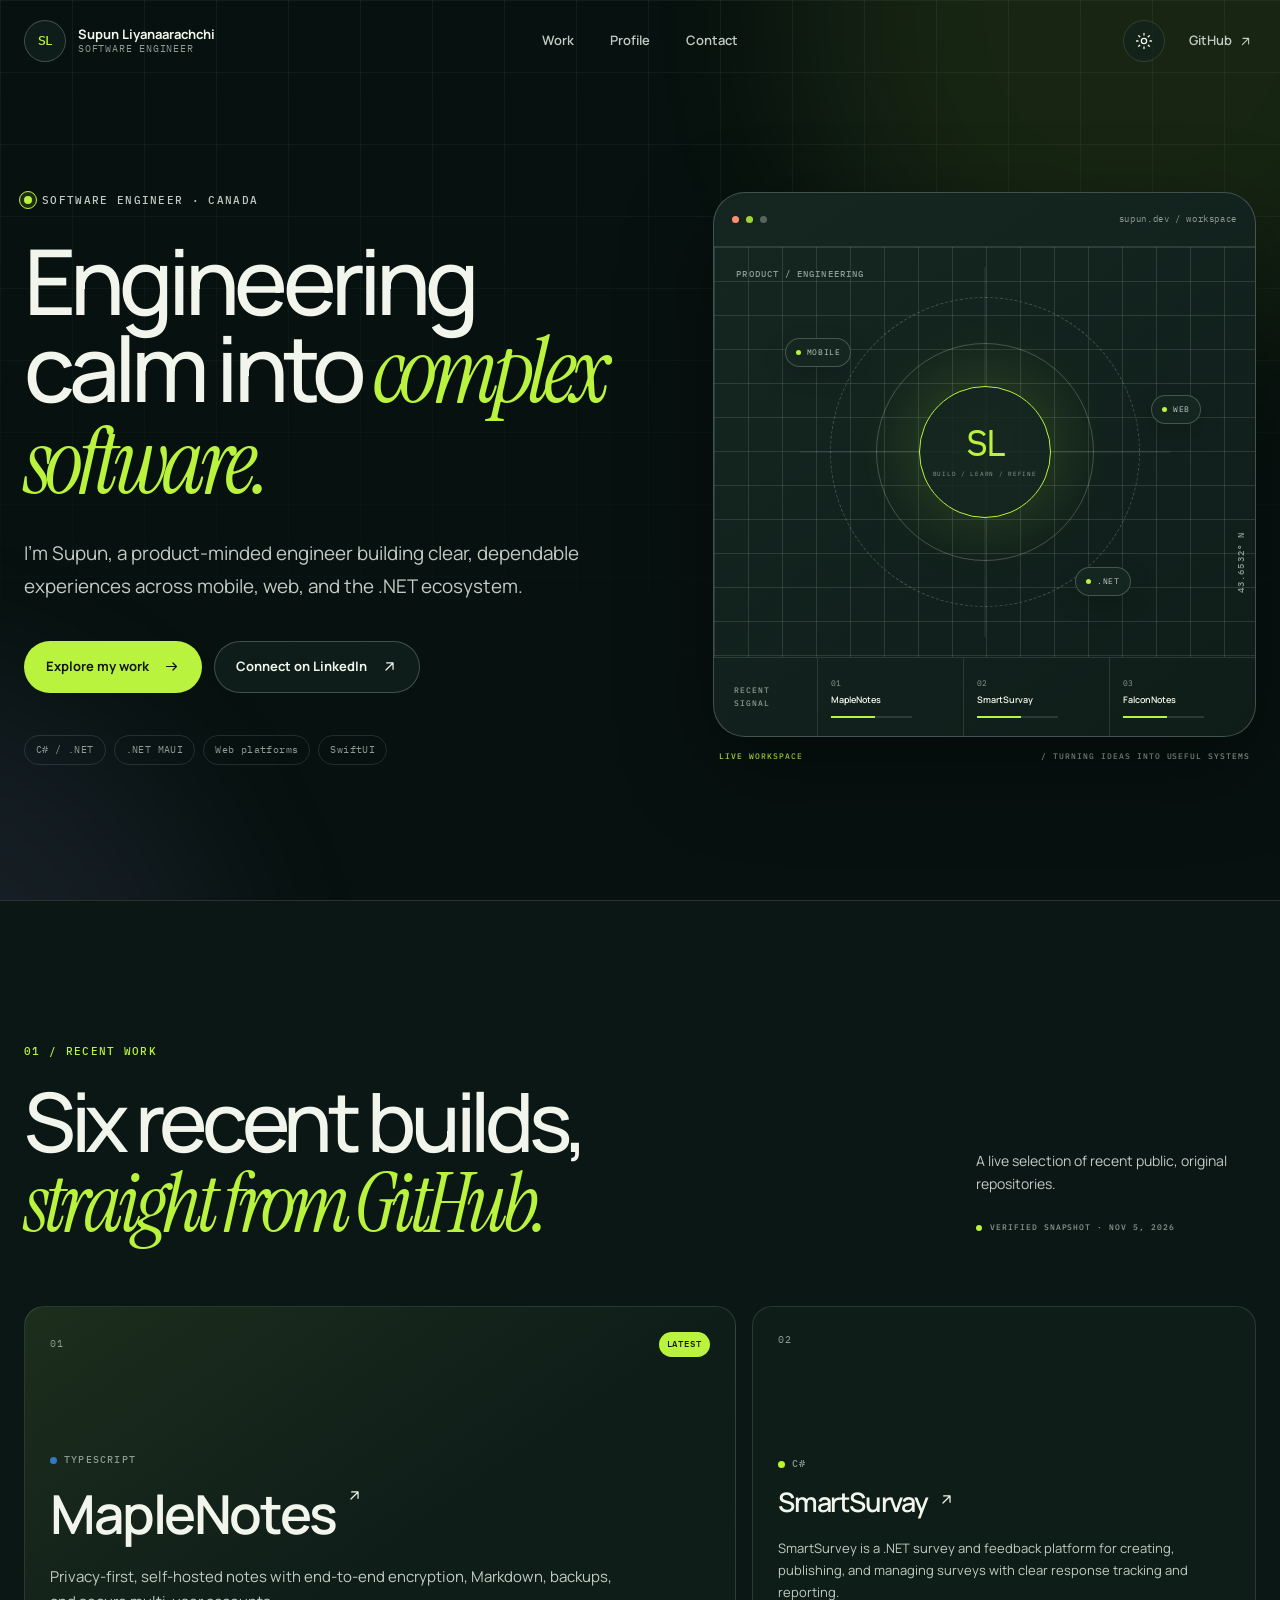
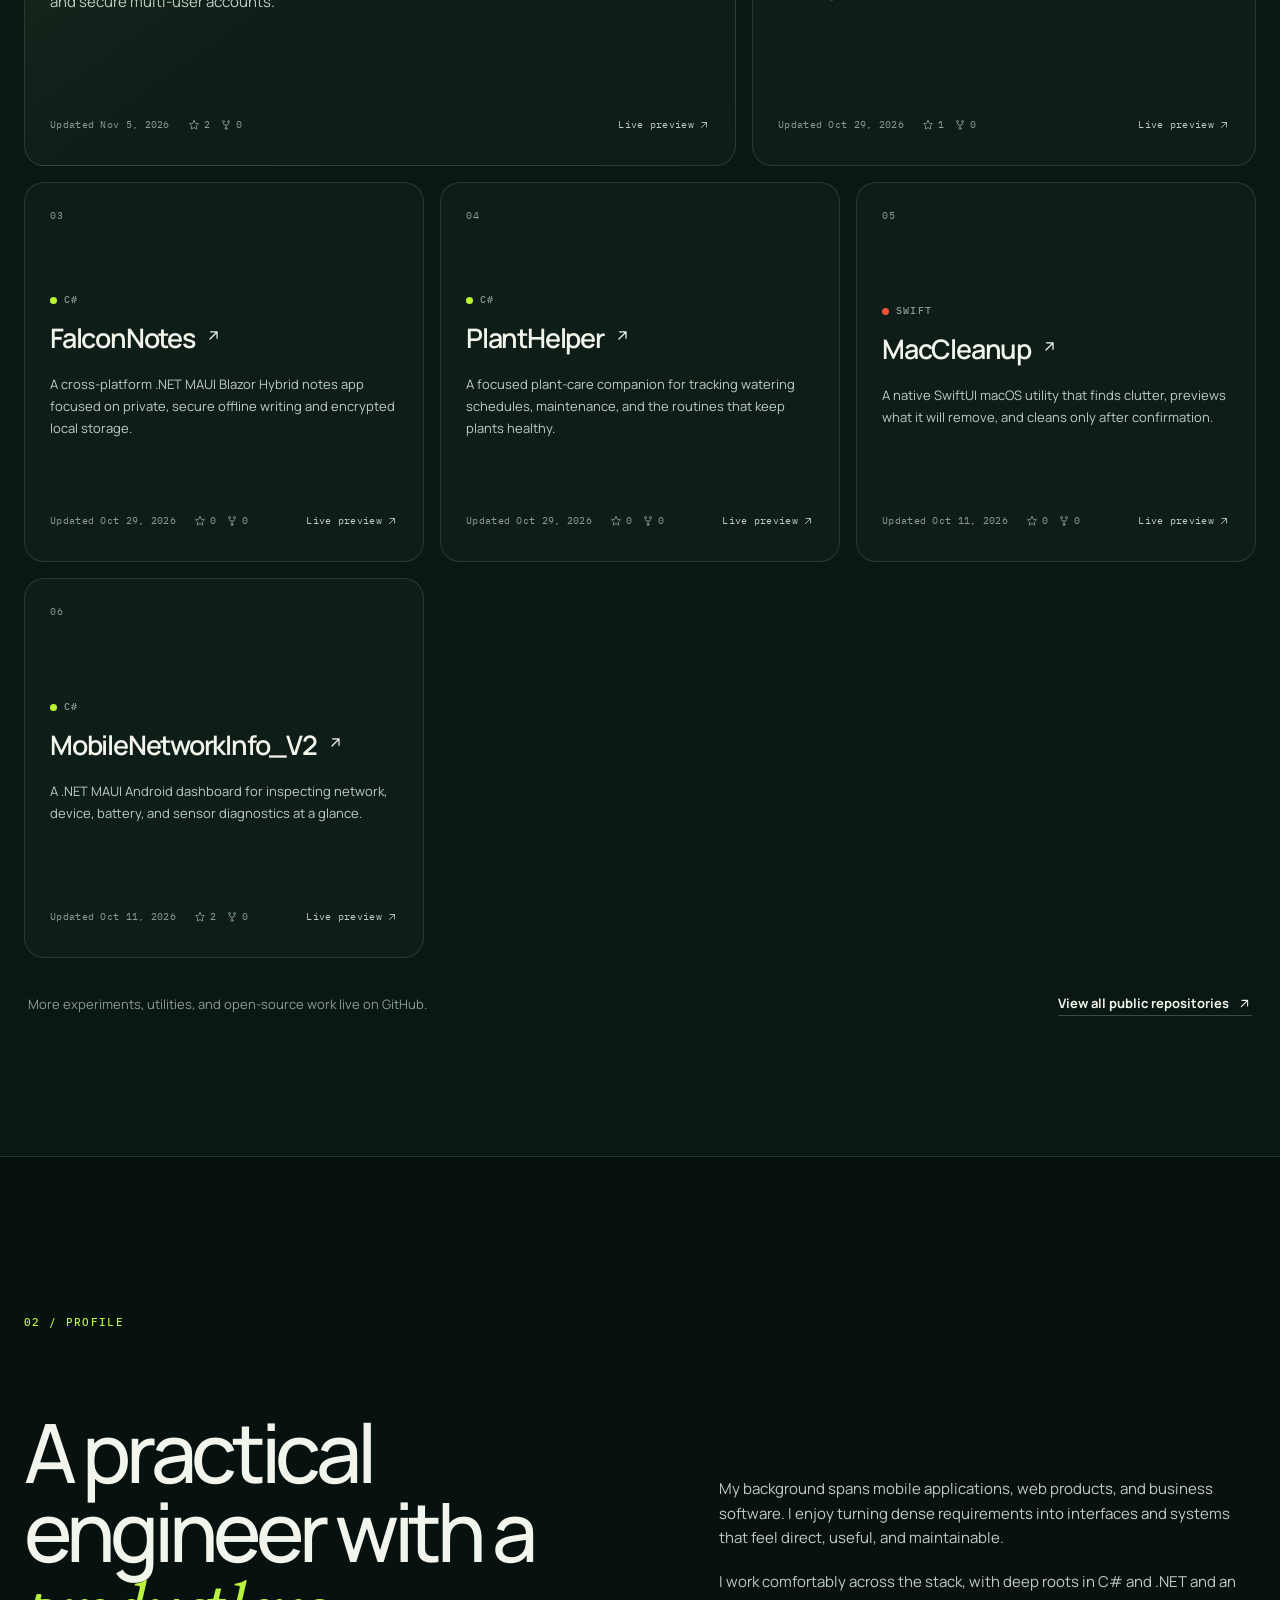
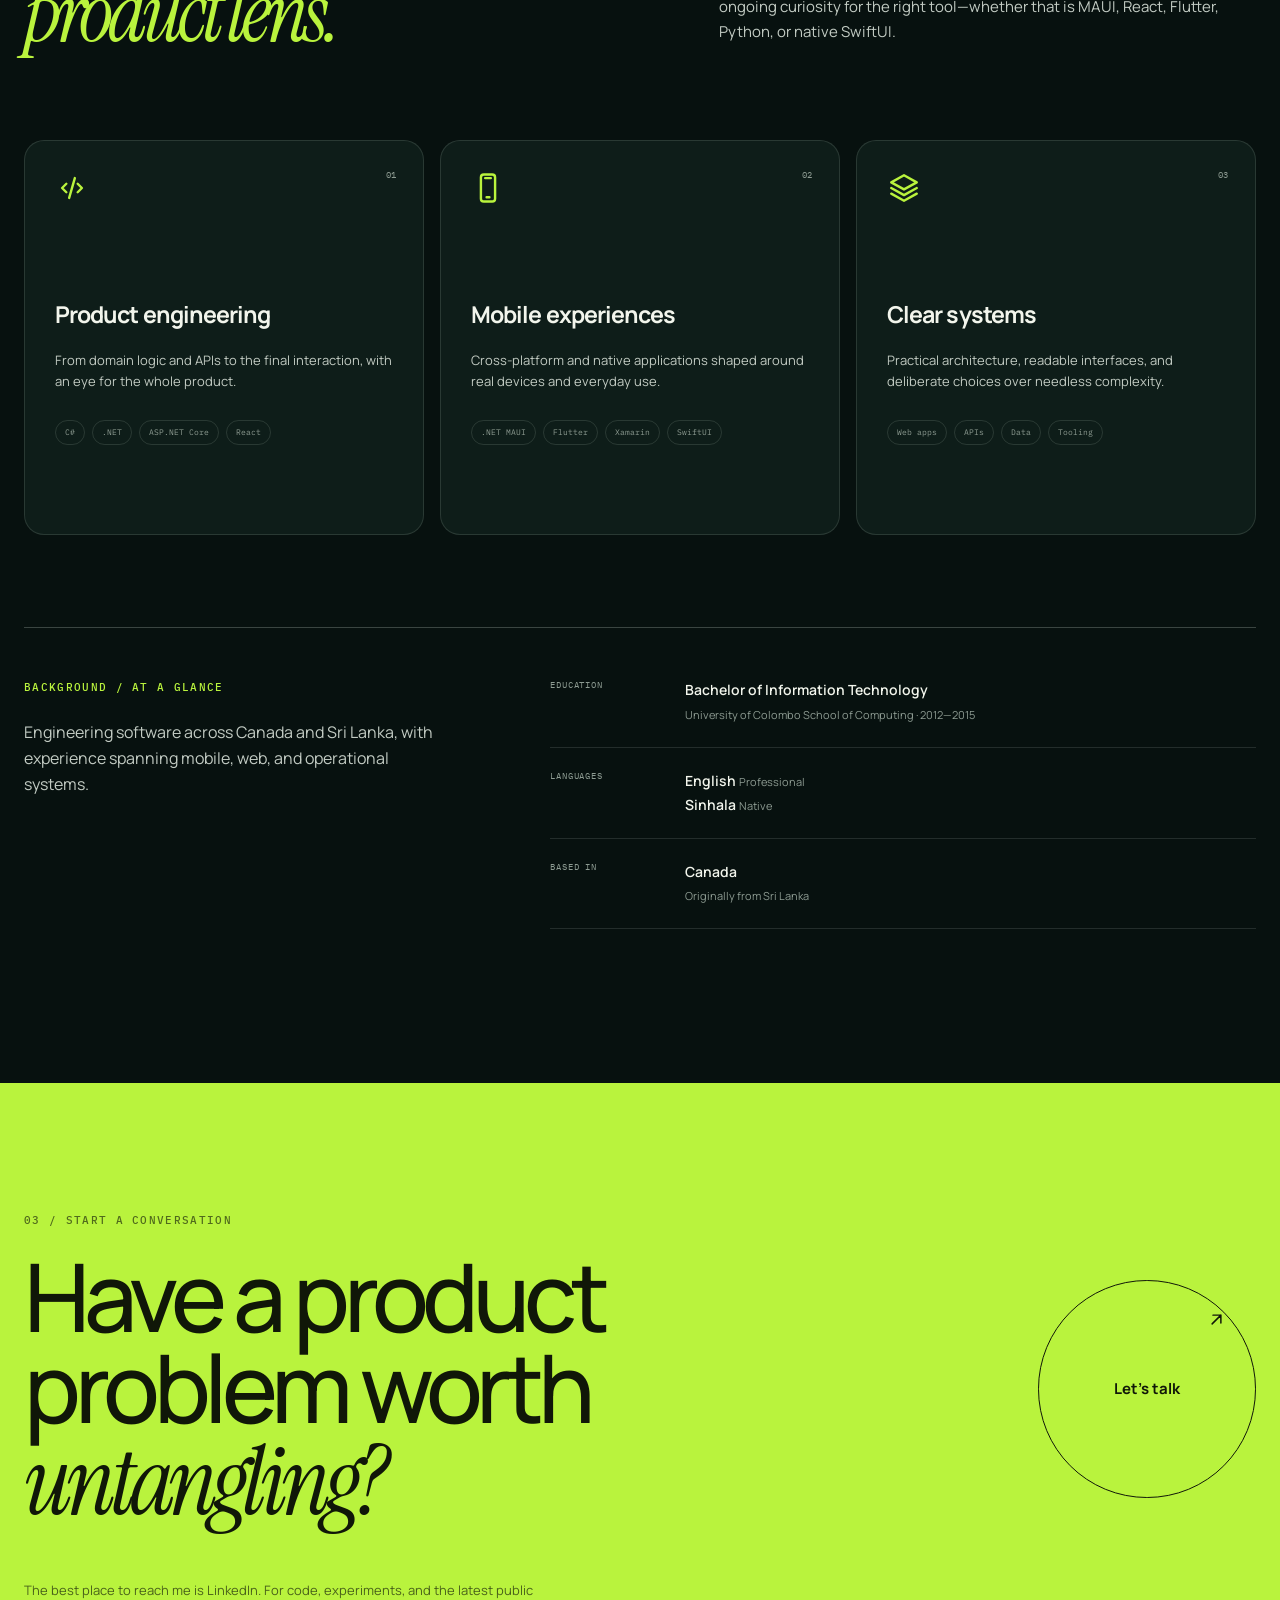
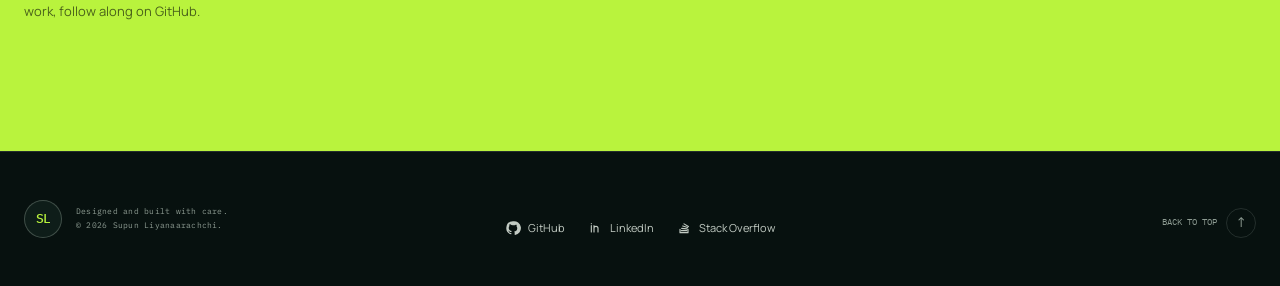
<file: index.html>
<!doctype html>
<html lang="en" data-theme="dark">
<head>
    <meta charset="utf-8">
    <meta name="viewport" content="width=device-width, initial-scale=1">
    <meta name="description" content="Portfolio of Supun Liyanaarachchi, a software engineer building thoughtful mobile, web, and cross-platform products.">
    <meta name="author" content="Supun Liyanaarachchi">
    <meta name="robots" content="index,follow,max-image-preview:large">
    <meta name="theme-color" content="#07110f">
    <link rel="canonical" href="https://supunsarachitha.github.io/">

    <meta property="og:type" content="website">
    <meta property="og:site_name" content="Supun Liyanaarachchi">
    <meta property="og:title" content="Supun Liyanaarachchi — Software Engineer">
    <meta property="og:description" content="Product-minded software engineer building clear, dependable experiences across mobile, web, and the .NET ecosystem.">
    <meta property="og:url" content="https://supunsarachitha.github.io/">
    <meta property="og:image" content="https://supunsarachitha.github.io/assets/images/og-card.png">
    <meta property="og:image:type" content="image/png">
    <meta property="og:image:width" content="1200">
    <meta property="og:image:height" content="630">
    <meta property="og:image:alt" content="Social card for Supun Liyanaarachchi, Software Engineer, with an abstract engineering interface.">

    <meta name="twitter:card" content="summary_large_image">
    <meta name="twitter:title" content="Supun Liyanaarachchi — Software Engineer">
    <meta name="twitter:description" content="Product-minded software engineer building clear, dependable experiences across mobile, web, and the .NET ecosystem.">
    <meta name="twitter:image" content="https://supunsarachitha.github.io/assets/images/og-card.png">
    <meta name="twitter:image:alt" content="Social card for Supun Liyanaarachchi, Software Engineer, with an abstract engineering interface.">
    <title>Supun Liyanaarachchi — Software Engineer</title>

    <link rel="icon" href="favicon.svg" type="image/svg+xml">
    <link rel="icon" href="favicon.ico" sizes="any">
    <link rel="preconnect" href="https://fonts.googleapis.com">
    <link rel="preconnect" href="https://fonts.gstatic.com" crossorigin>
    <link href="https://fonts.googleapis.com/css2?family=IBM+Plex+Mono:wght@400;500&amp;family=Instrument+Serif:ital@0;1&amp;family=Manrope:wght@400;500;600;700&amp;display=swap" rel="stylesheet">
    <link rel="stylesheet" href="assets/css/styles.css">

    <script>
        try {
            const savedTheme = localStorage.getItem('portfolio-theme');
            if (savedTheme === 'light' || savedTheme === 'dark') {
                document.documentElement.dataset.theme = savedTheme;
            }
        } catch (error) {
            // The site remains fully usable when storage is unavailable.
        }
    </script>

    <script type="application/ld+json">
    {
        "@context": "https://schema.org",
        "@type": "ProfilePage",
        "@id": "https://supunsarachitha.github.io/#profile-page",
        "url": "https://supunsarachitha.github.io/",
        "name": "Supun Liyanaarachchi — Software Engineer",
        "description": "Portfolio of Supun Liyanaarachchi, a software engineer building thoughtful mobile, web, and cross-platform products.",
        "inLanguage": "en",
        "dateModified": "2026-11-05",
        "mainEntity": {
            "@type": "Person",
            "@id": "https://supunsarachitha.github.io/#person",
            "name": "Supun Liyanaarachchi",
            "jobTitle": "Software Engineer",
            "url": "https://supunsarachitha.github.io/",
            "sameAs": [
                "https://github.com/supunsarachitha",
                "https://www.linkedin.com/in/supunliynaarachchi/",
                "https://stackoverflow.com/users/9326622/supun-liyanaarachchi"
            ],
            "alumniOf": {
                "@type": "CollegeOrUniversity",
                "name": "University of Colombo School of Computing"
            }
        }
    }
    </script>
</head>

<body>
    <a class="skip-link" href="#main-content">Skip to content</a>

    <svg class="icon-sprite" aria-hidden="true">
        <symbol id="icon-arrow-up-right" viewBox="0 0 24 24"><path d="M7 17 17 7M8 7h9v9"/></symbol>
        <symbol id="icon-arrow-right" viewBox="0 0 24 24"><path d="M5 12h14M14 7l5 5-5 5"/></symbol>
        <symbol id="icon-github" viewBox="0 0 24 24"><path d="M12 2a10 10 0 0 0-3.16 19.49c.5.09.68-.22.68-.48v-1.69c-2.78.6-3.37-1.18-3.37-1.18-.45-1.16-1.11-1.47-1.11-1.47-.91-.62.07-.61.07-.61 1 .07 1.53 1.03 1.53 1.03.9 1.53 2.35 1.09 2.92.83.09-.65.35-1.09.64-1.34-2.22-.25-4.55-1.11-4.55-4.94 0-1.09.39-1.98 1.03-2.68-.1-.25-.45-1.27.1-2.64 0 0 .84-.27 2.75 1.02A9.6 9.6 0 0 1 12 7.7c.85 0 1.7.11 2.5.34 1.9-1.29 2.74-1.02 2.74-1.02.55 1.37.2 2.39.1 2.64.64.7 1.03 1.59 1.03 2.68 0 3.84-2.34 4.68-4.57 4.93.36.31.68.92.68 1.86v2.76c0 .27.18.58.69.48A10 10 0 0 0 12 2Z"/></symbol>
        <symbol id="icon-linkedin" viewBox="0 0 24 24"><path d="M6.5 8.5V18M6.5 5.5v.01M10.5 18v-5.5a3 3 0 0 1 6 0V18M10.5 8.5V18"/></symbol>
        <symbol id="icon-stack" viewBox="0 0 24 24"><path d="m8 16 8 .01M8.5 12.5l8 .8M10 9l7.5 2.2M12 5.8l6.6 4M6 14v5h12v-5"/></symbol>
        <symbol id="icon-moon" viewBox="0 0 24 24"><path d="M20 15.2A8.5 8.5 0 0 1 8.8 4a8.5 8.5 0 1 0 11.2 11.2Z"/></symbol>
        <symbol id="icon-sun" viewBox="0 0 24 24"><circle cx="12" cy="12" r="3.5"/><path d="M12 2v2M12 20v2M4.93 4.93l1.42 1.42M17.65 17.65l1.42 1.42M2 12h2M20 12h2M4.93 19.07l1.42-1.42M17.65 6.35l1.42-1.42"/></symbol>
        <symbol id="icon-menu" viewBox="0 0 24 24"><path d="M4 7h16M4 12h16M4 17h16"/></symbol>
        <symbol id="icon-close" viewBox="0 0 24 24"><path d="m6 6 12 12M18 6 6 18"/></symbol>
        <symbol id="icon-star" viewBox="0 0 24 24"><path d="m12 3 2.78 5.63 6.22.9-4.5 4.39 1.06 6.2L12 17.2l-5.56 2.92 1.06-6.2L3 9.53l6.22-.9L12 3Z"/></symbol>
        <symbol id="icon-fork" viewBox="0 0 24 24"><circle cx="7" cy="5" r="2"/><circle cx="17" cy="5" r="2"/><circle cx="12" cy="19" r="2"/><path d="M7 7v2a3 3 0 0 0 3 3h2m5-5v2a3 3 0 0 1-3 3h-2v5"/></symbol>
        <symbol id="icon-code" viewBox="0 0 24 24"><path d="m8 9-3 3 3 3M16 9l3 3-3 3M14 5l-4 14"/></symbol>
        <symbol id="icon-device" viewBox="0 0 24 24"><rect x="7" y="2.5" width="10" height="19" rx="2"/><path d="M10 5h4M11 18.5h2"/></symbol>
        <symbol id="icon-layers" viewBox="0 0 24 24"><path d="m12 3-9 5 9 5 9-5-9-5Z"/><path d="m3 12 9 5 9-5M3 16l9 5 9-5"/></symbol>
    </svg>

    <div class="ambient-grid" aria-hidden="true"></div>
    <div class="ambient-glow ambient-glow--one" aria-hidden="true"></div>
    <div class="ambient-glow ambient-glow--two" aria-hidden="true"></div>

    <header class="site-header" data-site-header>
        <div class="shell header-inner">
            <a class="brand" href="#top" aria-label="Supun Liyanaarachchi, home">
                <span class="brand-mark">SL</span>
                <span class="brand-copy"><strong>Supun Liyanaarachchi</strong><span>Software engineer</span></span>
            </a>

            <nav class="site-nav" id="site-nav" aria-label="Primary navigation" data-site-nav>
                <a href="#work">Work</a>
                <a href="#profile">Profile</a>
                <a href="#contact">Contact</a>
            </nav>

            <div class="header-actions">
                <button class="icon-button theme-toggle" type="button" aria-label="Switch to light theme" title="Switch theme" data-theme-toggle>
                    <svg class="theme-icon theme-icon--moon"><use href="#icon-moon"/></svg>
                    <svg class="theme-icon theme-icon--sun"><use href="#icon-sun"/></svg>
                </button>
                <a class="header-link" href="https://github.com/supunsarachitha" target="_blank" rel="noreferrer">GitHub<svg><use href="#icon-arrow-up-right"/></svg></a>
                <button class="icon-button menu-toggle" type="button" aria-controls="site-nav" aria-expanded="false" aria-label="Open navigation" data-menu-toggle>
                    <svg class="menu-icon menu-icon--open"><use href="#icon-menu"/></svg>
                    <svg class="menu-icon menu-icon--close"><use href="#icon-close"/></svg>
                </button>
            </div>
        </div>
    </header>

    <main id="main-content">
        <section class="hero shell" id="top" aria-labelledby="hero-title">
            <div class="hero-copy" data-reveal>
                <p class="eyebrow"><span class="status-dot"></span> Software engineer · Canada</p>
                <h1 id="hero-title">Engineering calm into <em>complex software.</em></h1>
                <p class="hero-intro">I’m Supun, a product-minded engineer building clear, dependable experiences across mobile, web, and the .NET ecosystem.</p>
                <div class="hero-actions">
                    <a class="button button--primary" href="#work">Explore my work<svg><use href="#icon-arrow-right"/></svg></a>
                    <a class="button button--ghost" href="https://www.linkedin.com/in/supunliynaarachchi/" target="_blank" rel="noreferrer">Connect on LinkedIn<svg><use href="#icon-arrow-up-right"/></svg></a>
                </div>
                <ul class="focus-list" aria-label="Core technologies">
                    <li>C# / .NET</li><li>.NET MAUI</li><li>Web platforms</li><li>SwiftUI</li>
                </ul>
            </div>

            <div class="hero-visual" role="img" aria-label="A visual map of Supun's engineering focus across mobile, web, and .NET" data-reveal data-reveal-delay="1">
                <div class="system-window">
                    <div class="system-window__bar"><span></span><span></span><span></span><p>supun.dev / workspace</p></div>
                    <div class="system-canvas">
                        <div class="coordinate coordinate--top">PRODUCT / ENGINEERING</div>
                        <div class="coordinate coordinate--side">43.6532° N</div>
                        <div class="orbit orbit--outer"></div><div class="orbit orbit--inner"></div>
                        <div class="orbit-axis orbit-axis--x"></div><div class="orbit-axis orbit-axis--y"></div>
                        <div class="monogram"><span>SL</span><small>build / learn / refine</small></div>
                        <span class="orbit-node orbit-node--one">Mobile</span>
                        <span class="orbit-node orbit-node--two">Web</span>
                        <span class="orbit-node orbit-node--three">.NET</span>
                    </div>
                    <div class="signal-panel">
                        <p class="signal-panel__label">Recent signal</p>
                        <div class="signal-item"><span>01</span><strong>MapleNotes</strong><i></i></div>
                        <div class="signal-item"><span>02</span><strong>SmartSurvay</strong><i></i></div>
                        <div class="signal-item"><span>03</span><strong>FalconNotes</strong><i></i></div>
                    </div>
                </div>
                <p class="visual-caption"><span>Live workspace</span> / turning ideas into useful systems</p>
            </div>
        </section>

        <section class="work-section" id="work" aria-labelledby="work-title">
            <div class="shell">
                <div class="section-heading" data-reveal>
                    <div>
                        <p class="section-kicker">01 / Recent work</p>
                        <h2 id="work-title">Six recent builds,<br><em>straight from GitHub.</em></h2>
                    </div>
                    <div class="section-heading__aside">
                        <p>A live selection of recent public, original repositories.</p>
                        <p class="sync-status" aria-live="polite" data-repo-status><span></span> Verified snapshot · Nov 5, 2026</p>
                    </div>
                </div>

                <div class="repo-grid" data-repo-grid>
                    <article class="repo-card repo-card--feature" data-reveal>
                        <div class="repo-card__top"><span class="repo-index">01</span><span class="repo-badge">Latest</span></div>
                        <div class="repo-card__body"><p class="repo-language"><span style="--language-color:#3178c6"></span>TypeScript</p><h3><a href="https://github.com/supunsarachitha/MapleNotes" target="_blank" rel="noreferrer">MapleNotes<svg><use href="#icon-arrow-up-right"/></svg></a></h3><p>Privacy-first, self-hosted notes with end-to-end encryption, Markdown, backups, and secure multi-user accounts.</p></div>
                        <div class="repo-card__footer"><time datetime="2026-11-05T13:27:35Z">Updated Nov 5, 2026</time><div class="repo-stats"><span aria-label="2 stars"><svg><use href="#icon-star"/></svg>2</span><span aria-label="0 forks"><svg><use href="#icon-fork"/></svg>0</span></div><a class="repo-demo" href="https://supunsarachitha.github.io/MapleNotes/" target="_blank" rel="noreferrer">Live preview<svg><use href="#icon-arrow-up-right"/></svg></a></div>
                    </article>

                    <article class="repo-card repo-card--secondary" data-reveal>
                        <div class="repo-card__top"><span class="repo-index">02</span></div>
                        <div class="repo-card__body"><p class="repo-language"><span style="--language-color:#b8f529"></span>C#</p><h3><a href="https://github.com/supunsarachitha/SmartSurvay" target="_blank" rel="noreferrer">SmartSurvay<svg><use href="#icon-arrow-up-right"/></svg></a></h3><p>SmartSurvey is a .NET survey and feedback platform for creating, publishing, and managing surveys with clear response tracking and reporting.</p></div>
                        <div class="repo-card__footer"><time datetime="2026-10-29T20:13:28Z">Updated Oct 29, 2026</time><div class="repo-stats"><span aria-label="1 star"><svg><use href="#icon-star"/></svg>1</span><span aria-label="0 forks"><svg><use href="#icon-fork"/></svg>0</span></div><a class="repo-demo" href="https://supunsarachitha.github.io/SmartSurvay/" target="_blank" rel="noreferrer">Live preview<svg><use href="#icon-arrow-up-right"/></svg></a></div>
                    </article>

                    <article class="repo-card" data-reveal>
                        <div class="repo-card__top"><span class="repo-index">03</span></div>
                        <div class="repo-card__body"><p class="repo-language"><span style="--language-color:#b8f529"></span>C#</p><h3><a href="https://github.com/supunsarachitha/FalconNotes" target="_blank" rel="noreferrer">FalconNotes<svg><use href="#icon-arrow-up-right"/></svg></a></h3><p>A cross-platform .NET MAUI Blazor Hybrid notes app focused on private, secure offline writing and encrypted local storage.</p></div>
                        <div class="repo-card__footer"><time datetime="2026-10-29T19:43:05Z">Updated Oct 29, 2026</time><div class="repo-stats"><span aria-label="0 stars"><svg><use href="#icon-star"/></svg>0</span><span aria-label="0 forks"><svg><use href="#icon-fork"/></svg>0</span></div><a class="repo-demo" href="https://supunsarachitha.github.io/FalconNotes/" target="_blank" rel="noreferrer">Live preview<svg><use href="#icon-arrow-up-right"/></svg></a></div>
                    </article>

                    <article class="repo-card" data-reveal>
                        <div class="repo-card__top"><span class="repo-index">04</span></div>
                        <div class="repo-card__body"><p class="repo-language"><span style="--language-color:#b8f529"></span>C#</p><h3><a href="https://github.com/supunsarachitha/PlantHelper" target="_blank" rel="noreferrer">PlantHelper<svg><use href="#icon-arrow-up-right"/></svg></a></h3><p>A focused plant-care companion for tracking watering schedules, maintenance, and the routines that keep plants healthy.</p></div>
                        <div class="repo-card__footer"><time datetime="2026-10-29T14:58:09Z">Updated Oct 29, 2026</time><div class="repo-stats"><span aria-label="0 stars"><svg><use href="#icon-star"/></svg>0</span><span aria-label="0 forks"><svg><use href="#icon-fork"/></svg>0</span></div><a class="repo-demo" href="https://supunsarachitha.github.io/PlantHelper/" target="_blank" rel="noreferrer">Live preview<svg><use href="#icon-arrow-up-right"/></svg></a></div>
                    </article>

                    <article class="repo-card" data-reveal>
                        <div class="repo-card__top"><span class="repo-index">05</span></div>
                        <div class="repo-card__body"><p class="repo-language"><span style="--language-color:#f05138"></span>Swift</p><h3><a href="https://github.com/supunsarachitha/MacCleanup" target="_blank" rel="noreferrer">MacCleanup<svg><use href="#icon-arrow-up-right"/></svg></a></h3><p>A native SwiftUI macOS utility that finds clutter, previews what it will remove, and cleans only after confirmation.</p></div>
                        <div class="repo-card__footer"><time datetime="2026-10-11T16:03:59Z">Updated Oct 11, 2026</time><div class="repo-stats"><span aria-label="0 stars"><svg><use href="#icon-star"/></svg>0</span><span aria-label="0 forks"><svg><use href="#icon-fork"/></svg>0</span></div><a class="repo-demo" href="https://supunsarachitha.github.io/MacCleanup/" target="_blank" rel="noreferrer">Live preview<svg><use href="#icon-arrow-up-right"/></svg></a></div>
                    </article>

                    <article class="repo-card" data-reveal>
                        <div class="repo-card__top"><span class="repo-index">06</span></div>
                        <div class="repo-card__body"><p class="repo-language"><span style="--language-color:#b8f529"></span>C#</p><h3><a href="https://github.com/supunsarachitha/MobileNetworkInfo_V2" target="_blank" rel="noreferrer">MobileNetworkInfo_V2<svg><use href="#icon-arrow-up-right"/></svg></a></h3><p>A .NET MAUI Android dashboard for inspecting network, device, battery, and sensor diagnostics at a glance.</p></div>
                        <div class="repo-card__footer"><time datetime="2026-10-11T11:24:51Z">Updated Oct 11, 2026</time><div class="repo-stats"><span aria-label="2 stars"><svg><use href="#icon-star"/></svg>2</span><span aria-label="0 forks"><svg><use href="#icon-fork"/></svg>0</span></div><a class="repo-demo" href="https://supunsarachitha.github.io/MobileNetworkInfo_V2/" target="_blank" rel="noreferrer">Live preview<svg><use href="#icon-arrow-up-right"/></svg></a></div>
                    </article>

                </div>

                <div class="work-footer" data-reveal>
                    <p>More experiments, utilities, and open-source work live on GitHub.</p>
                    <a class="text-link" href="https://github.com/supunsarachitha?tab=repositories" target="_blank" rel="noreferrer">View all public repositories<svg><use href="#icon-arrow-up-right"/></svg></a>
                </div>
            </div>
        </section>

        <section class="profile-section shell" id="profile" aria-labelledby="profile-title">
            <div class="profile-intro" data-reveal>
                <p class="section-kicker">02 / Profile</p>
                <h2 id="profile-title">A practical engineer with a <em>product lens.</em></h2>
                <div class="profile-copy">
                    <p>My background spans mobile applications, web products, and business software. I enjoy turning dense requirements into interfaces and systems that feel direct, useful, and maintainable.</p>
                    <p>I work comfortably across the stack, with deep roots in C# and .NET and an ongoing curiosity for the right tool—whether that is MAUI, React, Flutter, Python, or native SwiftUI.</p>
                </div>
            </div>

            <div class="capability-grid">
                <article class="capability-card" data-reveal><span class="capability-card__number">01</span><svg><use href="#icon-code"/></svg><h3>Product engineering</h3><p>From domain logic and APIs to the final interaction, with an eye for the whole product.</p><ul><li>C#</li><li>.NET</li><li>ASP.NET Core</li><li>React</li></ul></article>
                <article class="capability-card" data-reveal data-reveal-delay="1"><span class="capability-card__number">02</span><svg><use href="#icon-device"/></svg><h3>Mobile experiences</h3><p>Cross-platform and native applications shaped around real devices and everyday use.</p><ul><li>.NET MAUI</li><li>Flutter</li><li>Xamarin</li><li>SwiftUI</li></ul></article>
                <article class="capability-card" data-reveal data-reveal-delay="2"><span class="capability-card__number">03</span><svg><use href="#icon-layers"/></svg><h3>Clear systems</h3><p>Practical architecture, readable interfaces, and deliberate choices over needless complexity.</p><ul><li>Web apps</li><li>APIs</li><li>Data</li><li>Tooling</li></ul></article>
            </div>

            <div class="credentials" data-reveal>
                <div class="credentials__lead"><p class="section-kicker">Background / at a glance</p><p>Engineering software across Canada and Sri Lanka, with experience spanning mobile, web, and operational systems.</p></div>
                <dl class="credential-list">
                    <div><dt>Education</dt><dd>Bachelor of Information Technology<br><span>University of Colombo School of Computing · 2012—2015</span></dd></div>
                    <div><dt>Languages</dt><dd>English <span>Professional</span><br>Sinhala <span>Native</span></dd></div>
                    <div><dt>Based in</dt><dd>Canada<br><span>Originally from Sri Lanka</span></dd></div>
                </dl>
            </div>
        </section>

        <section class="contact-section" id="contact" aria-labelledby="contact-title">
            <div class="shell contact-inner" data-reveal>
                <p class="section-kicker">03 / Start a conversation</p>
                <div class="contact-main">
                    <h2 id="contact-title">Have a product problem worth <em>untangling?</em></h2>
                    <a class="contact-orb" href="https://www.linkedin.com/in/supunliynaarachchi/" target="_blank" rel="noreferrer" aria-label="Connect with Supun on LinkedIn"><span>Let’s talk</span><svg><use href="#icon-arrow-up-right"/></svg></a>
                </div>
                <p class="contact-note">The best place to reach me is LinkedIn. For code, experiments, and the latest public work, follow along on GitHub.</p>
            </div>
        </section>
    </main>

    <footer class="site-footer">
        <div class="shell footer-inner">
            <div><span class="brand-mark brand-mark--small">SL</span><p>Designed and built with care.<br>© <span data-current-year>2026</span> Supun Liyanaarachchi.</p></div>
            <div class="footer-links" aria-label="Social links">
                <a href="https://github.com/supunsarachitha" target="_blank" rel="noreferrer"><svg><use href="#icon-github"/></svg>GitHub</a>
                <a href="https://www.linkedin.com/in/supunliynaarachchi/" target="_blank" rel="noreferrer"><svg><use href="#icon-linkedin"/></svg>LinkedIn</a>
                <a href="https://stackoverflow.com/users/9326622/supun-liyanaarachchi" target="_blank" rel="noreferrer"><svg><use href="#icon-stack"/></svg>Stack Overflow</a>
            </div>
            <a class="back-to-top" href="#top">Back to top <span>↑</span></a>
        </div>
    </footer>

    <script src="assets/js/main.js" defer></script>
</body>
</html>
</file>
<file: assets/css/styles.css>
:root {
    color-scheme: dark;
    --bg: #07110f;
    --bg-elevated: #0b1714;
    --surface: #0f1d19;
    --surface-strong: #152621;
    --surface-soft: rgba(18, 35, 30, 0.72);
    --text: #f2f5ec;
    --text-soft: #c2cbc3;
    --muted: #8d9b92;
    --accent: #b9f33d;
    --accent-strong: #cdf96d;
    --accent-ink: #101708;
    --violet: #aaa7ff;
    --coral: #ff8d70;
    --line: rgba(220, 238, 226, 0.13);
    --line-strong: rgba(220, 238, 226, 0.24);
    --header-bg: rgba(7, 17, 15, 0.78);
    --shadow: 0 30px 90px rgba(0, 0, 0, 0.34);
    --contact-bg: #b9f33d;
    --contact-text: #101708;
    --shell: min(1240px, calc(100vw - 48px));
    --font-sans: "Manrope", "Segoe UI", sans-serif;
    --font-serif: "Instrument Serif", Georgia, serif;
    --font-mono: "IBM Plex Mono", "SFMono-Regular", Consolas, monospace;
    --radius-sm: 12px;
    --radius-md: 20px;
    --radius-lg: 32px;
    --ease: cubic-bezier(0.22, 1, 0.36, 1);
}

html[data-theme="light"] {
    color-scheme: light;
    --bg: #f3f2eb;
    --bg-elevated: #e9ece3;
    --surface: #fbfbf6;
    --surface-strong: #ffffff;
    --surface-soft: rgba(255, 255, 250, 0.76);
    --text: #14201c;
    --text-soft: #3f5149;
    --muted: #5e6f66;
    --accent: #4d7900;
    --accent-strong: #3f6600;
    --accent-ink: #f8ffe9;
    --violet: #6965d8;
    --coral: #d95f43;
    --line: rgba(25, 50, 40, 0.13);
    --line-strong: rgba(25, 50, 40, 0.24);
    --header-bg: rgba(243, 242, 235, 0.82);
    --shadow: 0 30px 80px rgba(42, 58, 51, 0.13);
    --contact-bg: #172a23;
    --contact-text: #f2f5ec;
}

*,
*::before,
*::after {
    box-sizing: border-box;
}

html {
    scroll-behavior: smooth;
    scroll-padding-top: 96px;
}

body {
    min-width: 320px;
    margin: 0;
    overflow-x: hidden;
    background: var(--bg);
    color: var(--text);
    font-family: var(--font-sans);
    font-size: 16px;
    line-height: 1.65;
    -webkit-font-smoothing: antialiased;
    text-rendering: optimizeLegibility;
    transition: background-color 0.35s ease, color 0.35s ease;
}

body.menu-open {
    overflow: hidden;
}

::selection {
    background: var(--accent);
    color: var(--accent-ink);
}

a {
    color: inherit;
    text-decoration: none;
}

button,
a {
    -webkit-tap-highlight-color: transparent;
}

button {
    color: inherit;
    font: inherit;
}

img,
svg {
    display: block;
    max-width: 100%;
}

svg {
    fill: none;
    stroke: currentColor;
    stroke-linecap: round;
    stroke-linejoin: round;
    stroke-width: 1.7;
}

.icon-sprite {
    position: absolute;
    width: 0;
    height: 0;
    overflow: hidden;
}

.shell {
    width: var(--shell);
    margin-inline: auto;
}

.skip-link {
    position: fixed;
    z-index: 999;
    top: 12px;
    left: 12px;
    padding: 10px 16px;
    transform: translateY(-160%);
    border-radius: 999px;
    background: var(--accent);
    color: var(--accent-ink);
    font-weight: 700;
    transition: transform 0.2s ease;
}

.skip-link:focus {
    transform: translateY(0);
}

:focus-visible {
    outline: 3px solid var(--violet);
    outline-offset: 4px;
}

.ambient-grid {
    position: fixed;
    z-index: -3;
    inset: 0;
    opacity: 0.48;
    background-image:
        linear-gradient(var(--line) 1px, transparent 1px),
        linear-gradient(90deg, var(--line) 1px, transparent 1px);
    background-size: 72px 72px;
    mask-image: linear-gradient(to bottom, black, transparent 86%);
    pointer-events: none;
}

.ambient-glow {
    position: fixed;
    z-index: -2;
    width: 42rem;
    height: 42rem;
    border-radius: 50%;
    filter: blur(90px);
    opacity: 0.09;
    pointer-events: none;
}

.ambient-glow--one {
    top: -20rem;
    right: -12rem;
    background: var(--accent);
}

.ambient-glow--two {
    top: 42rem;
    left: -28rem;
    background: var(--violet);
}

.site-header {
    position: fixed;
    z-index: 100;
    top: 0;
    right: 0;
    left: 0;
    border-bottom: 1px solid transparent;
    transition: background-color 0.25s ease, border-color 0.25s ease, transform 0.25s ease;
}

.site-header.is-scrolled,
.site-header.is-menu-open {
    border-color: var(--line);
    background: var(--header-bg);
    -webkit-backdrop-filter: blur(18px);
    backdrop-filter: blur(18px);
}

.header-inner {
    display: grid;
    grid-template-columns: 1fr auto 1fr;
    align-items: center;
    min-height: 82px;
}

.brand {
    display: inline-flex;
    align-items: center;
    justify-self: start;
    gap: 12px;
}

.brand-mark {
    display: inline-grid;
    width: 42px;
    height: 42px;
    place-items: center;
    border: 1px solid var(--line-strong);
    border-radius: 50%;
    background: var(--surface-soft);
    color: var(--accent);
    font-family: var(--font-mono);
    font-size: 13px;
    font-weight: 500;
    letter-spacing: -0.08em;
    transition: transform 0.3s var(--ease), border-color 0.3s ease;
}

.brand:hover .brand-mark {
    transform: rotate(-8deg);
    border-color: var(--accent);
}

.brand-copy {
    display: flex;
    flex-direction: column;
    gap: 1px;
    line-height: 1.2;
}

.brand-copy strong {
    font-size: 13px;
    font-weight: 700;
}

.brand-copy span {
    color: var(--muted);
    font-family: var(--font-mono);
    font-size: 10px;
    letter-spacing: 0.08em;
    text-transform: uppercase;
}

.site-nav {
    display: flex;
    align-items: center;
    justify-content: center;
    gap: 36px;
}

.site-nav a,
.header-link {
    position: relative;
    color: var(--text-soft);
    font-size: 13px;
    font-weight: 600;
}

.site-nav a::after {
    position: absolute;
    right: 0;
    bottom: -8px;
    left: 0;
    height: 1px;
    content: "";
    transform: scaleX(0);
    transform-origin: right;
    background: var(--accent);
    transition: transform 0.3s var(--ease);
}

.site-nav a:hover,
.header-link:hover {
    color: var(--text);
}

.site-nav a:hover::after {
    transform: scaleX(1);
    transform-origin: left;
}

.header-actions {
    display: flex;
    align-items: center;
    justify-self: end;
    gap: 10px;
}

.header-link {
    display: inline-flex;
    align-items: center;
    gap: 6px;
    padding: 10px 3px 10px 14px;
}

.header-link svg {
    width: 15px;
    height: 15px;
}

.icon-button {
    display: inline-grid;
    width: 42px;
    height: 42px;
    padding: 0;
    cursor: pointer;
    place-items: center;
    border: 1px solid var(--line);
    border-radius: 50%;
    background: var(--surface-soft);
    transition: border-color 0.2s ease, color 0.2s ease, transform 0.2s ease;
}

.icon-button:hover {
    transform: translateY(-2px);
    border-color: var(--line-strong);
    color: var(--accent);
}

.icon-button svg {
    width: 18px;
    height: 18px;
}

.theme-icon--moon,
html[data-theme="dark"] .theme-icon--moon {
    display: none;
}

html[data-theme="light"] .theme-icon--sun {
    display: none;
}

html[data-theme="light"] .theme-icon--moon {
    display: block;
}

.menu-toggle {
    display: none;
}

.menu-icon--close,
.menu-toggle[aria-expanded="true"] .menu-icon--open {
    display: none;
}

.menu-toggle[aria-expanded="true"] .menu-icon--close {
    display: block;
}

.hero {
    display: grid;
    grid-template-columns: minmax(0, 1.05fr) minmax(400px, 0.95fr);
    align-items: center;
    gap: clamp(50px, 7vw, 110px);
    min-height: 100svh;
    padding-top: 138px;
    padding-bottom: 82px;
}

.eyebrow,
.section-kicker,
.repo-language,
.visual-caption,
.signal-panel__label,
.coordinate,
.sync-status {
    font-family: var(--font-mono);
    font-size: 11px;
    font-weight: 500;
    letter-spacing: 0.12em;
    text-transform: uppercase;
}

.eyebrow {
    display: flex;
    align-items: center;
    gap: 10px;
    margin: 0 0 28px;
    color: var(--text-soft);
}

.status-dot {
    position: relative;
    width: 8px;
    height: 8px;
    border-radius: 50%;
    background: var(--accent);
    box-shadow: 0 0 0 5px color-mix(in srgb, var(--accent) 12%, transparent);
}

.status-dot::after {
    position: absolute;
    inset: -5px;
    border: 1px solid var(--accent);
    border-radius: 50%;
    content: "";
    animation: pulse 2.4s ease-out infinite;
}

.hero h1,
.section-heading h2,
.profile-intro h2,
.contact-main h2 {
    margin: 0;
    font-weight: 500;
    letter-spacing: -0.065em;
    line-height: 0.96;
}

.hero h1 {
    max-width: 760px;
    font-size: clamp(3.9rem, 7.1vw, 7.3rem);
}

h1 em,
h2 em {
    color: var(--accent);
    font-family: var(--font-serif);
    font-weight: 400;
}

.hero-intro {
    max-width: 630px;
    margin: 30px 0 0;
    color: var(--text-soft);
    font-size: clamp(1rem, 1.5vw, 1.18rem);
    line-height: 1.75;
}

.hero-actions {
    display: flex;
    flex-wrap: wrap;
    gap: 12px;
    margin-top: 38px;
}

.button {
    display: inline-flex;
    min-height: 52px;
    align-items: center;
    justify-content: center;
    gap: 14px;
    padding: 0 21px;
    border: 1px solid transparent;
    border-radius: 999px;
    font-size: 13px;
    font-weight: 700;
    transition: transform 0.3s var(--ease), background-color 0.3s ease, border-color 0.3s ease;
}

.button svg {
    width: 17px;
    height: 17px;
    transition: transform 0.3s var(--ease);
}

.button:hover {
    transform: translateY(-3px);
}

.button:hover svg {
    transform: translateX(3px);
}

.button--primary {
    background: var(--accent);
    color: var(--accent-ink);
}

.button--primary:hover {
    background: var(--accent-strong);
}

.button--ghost {
    border-color: var(--line-strong);
    background: var(--surface-soft);
    color: var(--text);
}

.button--ghost:hover {
    border-color: var(--accent);
}

.focus-list {
    display: flex;
    flex-wrap: wrap;
    gap: 8px;
    margin: 42px 0 0;
    padding: 0;
    list-style: none;
}

.focus-list li {
    padding: 6px 11px;
    border: 1px solid var(--line);
    border-radius: 999px;
    color: var(--muted);
    font-family: var(--font-mono);
    font-size: 10px;
    letter-spacing: 0.04em;
}

.hero-visual {
    width: 100%;
    max-width: 550px;
    justify-self: end;
}

.system-window {
    position: relative;
    overflow: hidden;
    border: 1px solid var(--line-strong);
    border-radius: var(--radius-lg);
    background: linear-gradient(145deg, var(--surface-strong), var(--surface));
    box-shadow: var(--shadow);
}

.system-window::after {
    position: absolute;
    inset: 0;
    border-radius: inherit;
    background: linear-gradient(115deg, transparent 45%, color-mix(in srgb, var(--accent) 8%, transparent), transparent 66%);
    content: "";
    transform: translateX(-100%);
    animation: scan 7s ease-in-out infinite;
    pointer-events: none;
}

.system-window__bar {
    display: flex;
    min-height: 54px;
    align-items: center;
    gap: 7px;
    padding: 0 18px;
    border-bottom: 1px solid var(--line);
}

.system-window__bar > span {
    width: 7px;
    height: 7px;
    border-radius: 50%;
    background: var(--muted);
    opacity: 0.55;
}

.system-window__bar > span:first-child {
    background: var(--coral);
    opacity: 1;
}

.system-window__bar > span:nth-child(2) {
    background: var(--accent);
    opacity: 0.85;
}

.system-window__bar p {
    margin: 0 0 0 auto;
    color: var(--muted);
    font-family: var(--font-mono);
    font-size: 9px;
    letter-spacing: 0.07em;
}

.system-canvas {
    position: relative;
    min-height: 410px;
    overflow: hidden;
    background-image:
        radial-gradient(circle at 50% 48%, color-mix(in srgb, var(--accent) 8%, transparent), transparent 36%),
        linear-gradient(var(--line) 1px, transparent 1px),
        linear-gradient(90deg, var(--line) 1px, transparent 1px);
    background-size: auto, 34px 34px, 34px 34px;
}

.coordinate {
    position: absolute;
    z-index: 2;
    color: var(--muted);
    font-size: 9px;
}

.coordinate--top {
    top: 20px;
    left: 22px;
}

.coordinate--side {
    right: -17px;
    bottom: 88px;
    transform: rotate(-90deg);
}

.orbit {
    position: absolute;
    top: 50%;
    left: 50%;
    border: 1px solid var(--line-strong);
    border-radius: 50%;
    transform: translate(-50%, -50%);
}

.orbit--outer {
    width: 310px;
    height: 310px;
    border-style: dashed;
    animation: rotate 36s linear infinite;
}

.orbit--inner {
    width: 218px;
    height: 218px;
}

.orbit-axis {
    position: absolute;
    top: 50%;
    left: 50%;
    background: var(--line);
    transform: translate(-50%, -50%);
}

.orbit-axis--x {
    width: 370px;
    height: 1px;
}

.orbit-axis--y {
    width: 1px;
    height: 370px;
}

.monogram {
    position: absolute;
    z-index: 3;
    top: 50%;
    left: 50%;
    display: grid;
    width: 132px;
    height: 132px;
    place-content: center;
    border: 1px solid var(--accent);
    border-radius: 50%;
    transform: translate(-50%, -50%);
    background: color-mix(in srgb, var(--surface-strong) 84%, transparent);
    box-shadow: 0 0 70px color-mix(in srgb, var(--accent) 12%, transparent);
    text-align: center;
}

.monogram span {
    color: var(--accent);
    font-family: var(--font-mono);
    font-size: 37px;
    letter-spacing: -0.1em;
    line-height: 1;
}

.monogram small {
    margin-top: 9px;
    color: var(--muted);
    font-family: var(--font-mono);
    font-size: 6px;
    letter-spacing: 0.12em;
    text-transform: uppercase;
}

.orbit-node {
    position: absolute;
    z-index: 4;
    padding: 7px 10px;
    border: 1px solid var(--line-strong);
    border-radius: 999px;
    background: var(--surface-strong);
    color: var(--text-soft);
    font-family: var(--font-mono);
    font-size: 8px;
    letter-spacing: 0.08em;
    text-transform: uppercase;
    box-shadow: 0 8px 24px rgba(0, 0, 0, 0.15);
}

.orbit-node::before {
    display: inline-block;
    width: 5px;
    height: 5px;
    margin-right: 6px;
    border-radius: 50%;
    background: var(--accent);
    content: "";
}

.orbit-node--one { top: 22%; left: 13%; }
.orbit-node--two { top: 36%; right: 10%; }
.orbit-node--three { right: 23%; bottom: 15%; }

.signal-panel {
    position: relative;
    z-index: 2;
    display: grid;
    grid-template-columns: 0.7fr repeat(3, 1fr);
    align-items: center;
    border-top: 1px solid var(--line);
}

.signal-panel__label {
    margin: 0;
    padding: 20px;
    color: var(--muted);
    font-size: 8px;
}

.signal-item {
    display: grid;
    min-height: 78px;
    align-content: center;
    gap: 3px;
    padding: 13px;
    border-left: 1px solid var(--line);
}

.signal-item span {
    color: var(--muted);
    font-family: var(--font-mono);
    font-size: 8px;
}

.signal-item strong {
    overflow: hidden;
    font-size: 9px;
    font-weight: 600;
    text-overflow: ellipsis;
}

.signal-item i {
    width: 68%;
    height: 2px;
    margin-top: 5px;
    overflow: hidden;
    background: var(--line);
}

.signal-item i::after {
    display: block;
    width: 55%;
    height: 100%;
    background: var(--accent);
    content: "";
}

.visual-caption {
    display: flex;
    justify-content: space-between;
    margin: 13px 6px 0;
    color: var(--muted);
    font-size: 8px;
}

.visual-caption span {
    color: var(--accent);
}

.work-section {
    padding: clamp(90px, 11vw, 156px) 0;
    border-top: 1px solid var(--line);
    border-bottom: 1px solid var(--line);
    background: var(--bg-elevated);
}

.section-heading {
    display: grid;
    grid-template-columns: minmax(0, 1fr) 280px;
    gap: 60px;
    align-items: end;
    margin-bottom: 64px;
}

.section-kicker {
    margin: 0 0 22px;
    color: var(--accent);
}

.section-heading h2,
.profile-intro h2 {
    font-size: clamp(3rem, 6.4vw, 6.3rem);
}

.section-heading__aside {
    padding-bottom: 8px;
}

.section-heading__aside > p:first-child {
    margin: 0 0 26px;
    color: var(--text-soft);
    font-size: 14px;
}

.sync-status {
    display: flex;
    align-items: center;
    gap: 8px;
    margin: 0;
    color: var(--muted);
    font-size: 8px;
}

.sync-status span {
    width: 6px;
    height: 6px;
    border-radius: 50%;
    background: var(--accent);
}

.repo-grid {
    display: grid;
    grid-template-columns: repeat(12, minmax(0, 1fr));
    gap: 16px;
}

.repo-card {
    position: relative;
    display: flex;
    grid-column: span 4;
    min-height: 380px;
    overflow: hidden;
    flex-direction: column;
    padding: 25px;
    border: 1px solid var(--line);
    border-radius: var(--radius-md);
    background: var(--surface);
    transition: transform 0.4s var(--ease), border-color 0.3s ease, box-shadow 0.4s ease;
}

.repo-card::before {
    position: absolute;
    right: -80px;
    bottom: -110px;
    width: 220px;
    height: 220px;
    border-radius: 50%;
    background: var(--accent);
    content: "";
    filter: blur(70px);
    opacity: 0;
    transition: opacity 0.4s ease;
    pointer-events: none;
}

.repo-card:hover {
    z-index: 2;
    transform: translateY(-8px);
    border-color: color-mix(in srgb, var(--accent) 45%, var(--line));
    box-shadow: 0 28px 60px rgba(0, 0, 0, 0.16);
}

.repo-card:hover::before {
    opacity: 0.07;
}

.repo-card--feature {
    grid-column: span 7;
    min-height: 460px;
    background:
        linear-gradient(145deg, color-mix(in srgb, var(--accent) 8%, var(--surface)), var(--surface) 52%),
        var(--surface);
}

.repo-card--secondary {
    grid-column: span 5;
    min-height: 460px;
}

.repo-card__top,
.repo-card__footer,
.repo-stats {
    position: relative;
    z-index: 1;
    display: flex;
    align-items: center;
}

.repo-card__top {
    justify-content: space-between;
}

.repo-index {
    color: var(--muted);
    font-family: var(--font-mono);
    font-size: 10px;
    letter-spacing: 0.12em;
}

.repo-badge {
    padding: 5px 8px;
    border-radius: 999px;
    background: var(--accent);
    color: var(--accent-ink);
    font-family: var(--font-mono);
    font-size: 9px;
    font-weight: 500;
    letter-spacing: 0.1em;
    text-transform: uppercase;
}

.repo-badge--muted {
    border: 1px solid var(--line);
    background: transparent;
    color: var(--muted);
}

.repo-card__body {
    position: relative;
    z-index: 1;
    margin: auto 0;
    padding: 34px 0;
}

.repo-language {
    display: flex;
    align-items: center;
    gap: 7px;
    margin: 0 0 14px;
    color: var(--muted);
    font-size: 10px;
}

.repo-language span {
    width: 7px;
    height: 7px;
    border-radius: 50%;
    background: var(--language-color, var(--accent));
}

.repo-card h3 {
    margin: 0;
    font-size: clamp(1.2rem, 2.1vw, 2rem);
    font-weight: 600;
    letter-spacing: -0.045em;
    line-height: 1.15;
    overflow-wrap: anywhere;
}

.repo-card--feature h3 {
    font-size: clamp(2rem, 4.2vw, 4rem);
}

.repo-card h3 a {
    display: inline-flex;
    align-items: flex-start;
    gap: 10px;
    transition: color 0.25s ease;
}

.repo-card h3 a:hover {
    color: var(--accent);
}

.repo-card h3 svg {
    width: 17px;
    min-width: 17px;
    height: 17px;
    margin-top: 4px;
    transition: transform 0.3s var(--ease);
}

.repo-card h3 a:hover svg {
    transform: translate(3px, -3px);
}

.repo-card__body > p:last-child {
    display: -webkit-box;
    max-width: 660px;
    margin: 19px 0 0;
    overflow: hidden;
    color: var(--text-soft);
    font-size: 13px;
    line-height: 1.7;
    -webkit-box-orient: vertical;
    -webkit-line-clamp: 4;
}

.repo-card--feature .repo-card__body > p:last-child {
    max-width: 590px;
    font-size: 15px;
}

.repo-card__footer {
    min-height: 30px;
    flex-wrap: wrap;
    gap: 12px 18px;
    color: var(--muted);
    font-family: var(--font-mono);
    font-size: 10px;
    letter-spacing: 0.03em;
}

.repo-stats {
    gap: 10px;
}

.repo-stats span,
.repo-demo {
    display: inline-flex;
    align-items: center;
    gap: 4px;
}

.repo-stats svg,
.repo-demo svg {
    width: 12px;
    height: 12px;
}

.repo-demo {
    margin-left: auto;
    color: var(--text-soft);
    transition: color 0.2s ease;
}

.repo-demo:hover {
    color: var(--accent);
}

.work-footer {
    display: flex;
    align-items: center;
    justify-content: space-between;
    gap: 30px;
    margin-top: 35px;
    padding: 0 4px;
}

.work-footer p {
    margin: 0;
    color: var(--muted);
    font-size: 13px;
}

.text-link {
    display: inline-flex;
    align-items: center;
    gap: 8px;
    border-bottom: 1px solid var(--line-strong);
    font-size: 13px;
    font-weight: 700;
    transition: border-color 0.2s ease, color 0.2s ease;
}

.text-link svg {
    width: 15px;
    height: 15px;
}

.text-link:hover {
    border-color: var(--accent);
    color: var(--accent);
}

.profile-section {
    padding-top: clamp(90px, 12vw, 170px);
    padding-bottom: clamp(90px, 12vw, 170px);
}

.profile-intro {
    display: grid;
    grid-template-columns: minmax(0, 1.05fr) minmax(350px, 0.95fr);
    gap: clamp(50px, 8vw, 120px);
    align-items: end;
}

.profile-intro .section-kicker {
    grid-column: 1 / -1;
    margin-bottom: -20px;
}

.profile-intro h2 {
    max-width: 700px;
}

.profile-copy {
    max-width: 600px;
    padding-bottom: 8px;
}

.profile-copy p {
    margin: 0;
    color: var(--text-soft);
    font-size: 15px;
}

.profile-copy p + p {
    margin-top: 19px;
}

.capability-grid {
    display: grid;
    grid-template-columns: repeat(3, minmax(0, 1fr));
    gap: 16px;
    margin-top: 88px;
}

.capability-card {
    position: relative;
    min-height: 395px;
    padding: 30px;
    border: 1px solid var(--line);
    border-radius: var(--radius-md);
    background: var(--surface-soft);
    transition: transform 0.35s var(--ease), border-color 0.3s ease;
}

.capability-card:hover {
    transform: translateY(-6px);
    border-color: var(--line-strong);
}

.capability-card__number {
    position: absolute;
    top: 27px;
    right: 27px;
    color: var(--muted);
    font-family: var(--font-mono);
    font-size: 9px;
}

.capability-card > svg {
    width: 34px;
    height: 34px;
    color: var(--accent);
}

.capability-card h3 {
    margin: 90px 0 16px;
    font-size: 1.45rem;
    letter-spacing: -0.04em;
}

.capability-card p {
    margin: 0;
    color: var(--text-soft);
    font-size: 13px;
}

.capability-card ul {
    display: flex;
    flex-wrap: wrap;
    gap: 7px;
    margin: 27px 0 0;
    padding: 0;
    list-style: none;
}

.capability-card li {
    padding: 5px 9px;
    border: 1px solid var(--line);
    border-radius: 999px;
    color: var(--muted);
    font-family: var(--font-mono);
    font-size: 8px;
}

.credentials {
    display: grid;
    grid-template-columns: 0.75fr 1.25fr;
    gap: clamp(50px, 8vw, 120px);
    margin-top: 92px;
    padding: 50px 0 0;
    border-top: 1px solid var(--line-strong);
}

.credentials__lead > p:last-child {
    max-width: 420px;
    margin: 0;
    color: var(--text-soft);
    font-size: 16px;
}

.credential-list {
    margin: 0;
}

.credential-list > div {
    display: grid;
    grid-template-columns: 110px 1fr;
    gap: 25px;
    padding: 21px 0;
    border-bottom: 1px solid var(--line);
}

.credential-list > div:first-child {
    padding-top: 0;
}

.credential-list dt {
    color: var(--muted);
    font-family: var(--font-mono);
    font-size: 9px;
    letter-spacing: 0.1em;
    text-transform: uppercase;
}

.credential-list dd {
    margin: 0;
    font-size: 14px;
    font-weight: 600;
    line-height: 1.7;
}

.credential-list dd span {
    color: var(--muted);
    font-size: 11px;
    font-weight: 400;
}

.contact-section {
    padding: clamp(85px, 10vw, 140px) 0;
    background: var(--contact-bg);
    color: var(--contact-text);
}

.contact-section .section-kicker {
    color: currentColor;
    opacity: 0.62;
}

.contact-main {
    display: grid;
    grid-template-columns: minmax(0, 1fr) auto;
    gap: 60px;
    align-items: center;
}

.contact-main h2 {
    max-width: 890px;
    font-size: clamp(3.3rem, 7.4vw, 7.7rem);
}

.contact-main h2 em {
    color: currentColor;
}

.contact-orb {
    position: relative;
    display: grid;
    width: clamp(160px, 17vw, 220px);
    height: clamp(160px, 17vw, 220px);
    place-content: center;
    border: 1px solid currentColor;
    border-radius: 50%;
    font-size: 15px;
    font-weight: 700;
    transition: background-color 0.35s var(--ease), color 0.35s var(--ease), transform 0.35s var(--ease);
}

.contact-orb:hover {
    transform: rotate(-5deg) scale(1.04);
    background: var(--contact-text);
    color: var(--contact-bg);
}

.contact-orb svg {
    position: absolute;
    top: 28px;
    right: 28px;
    width: 21px;
    height: 21px;
}

.contact-note {
    max-width: 530px;
    margin: 52px 0 0;
    font-size: 13px;
    opacity: 0.66;
}

.contact-section :focus-visible {
    outline-color: var(--contact-text);
}

.site-footer {
    padding: 48px 0;
    border-top: 1px solid var(--line);
    background: var(--bg);
}

.footer-inner {
    display: grid;
    grid-template-columns: 1fr auto 1fr;
    align-items: end;
    gap: 40px;
}

.footer-inner > div:first-child {
    display: flex;
    align-items: center;
    gap: 14px;
}

.brand-mark--small {
    width: 38px;
    height: 38px;
    flex: 0 0 auto;
}

.footer-inner p {
    margin: 0;
    color: var(--muted);
    font-family: var(--font-mono);
    font-size: 8px;
    letter-spacing: 0.03em;
}

.footer-links {
    display: flex;
    gap: 22px;
}

.footer-links a {
    display: inline-flex;
    align-items: center;
    gap: 7px;
    color: var(--text-soft);
    font-size: 11px;
    transition: color 0.2s ease;
}

.footer-links a:hover {
    color: var(--accent);
}

.footer-links svg {
    width: 16px;
    height: 16px;
}

#icon-github path {
    fill: currentColor;
    stroke: none;
}

.back-to-top {
    display: inline-flex;
    align-items: center;
    justify-self: end;
    gap: 9px;
    color: var(--muted);
    font-family: var(--font-mono);
    font-size: 9px;
    text-transform: uppercase;
    transition: color 0.2s ease;
}

.back-to-top span {
    display: grid;
    width: 30px;
    height: 30px;
    place-content: center;
    border: 1px solid var(--line);
    border-radius: 50%;
    font-size: 14px;
}

.back-to-top:hover {
    color: var(--accent);
}

/* Custom 404 page */
.error-page {
    min-height: 100svh;
}

.not-found {
    display: flex;
    min-height: 100svh;
    flex-direction: column;
    padding-top: 30px;
    padding-bottom: 30px;
}

.not-found > .brand {
    align-self: flex-start;
}

.not-found__copy {
    max-width: 960px;
    margin: auto 0;
    padding: 82px 0;
}

.not-found h1 {
    max-width: 900px;
    margin: 0;
    font-size: clamp(4.5rem, 11vw, 10.5rem);
    font-weight: 500;
    letter-spacing: -0.07em;
    line-height: 0.88;
}

.not-found h1 em {
    color: var(--accent);
    font-family: var(--font-serif);
    font-weight: 400;
}

.not-found__message {
    max-width: 470px;
    margin: 34px 0 0;
    color: var(--text-soft);
    font-size: 16px;
}

.not-found__actions {
    display: flex;
    flex-wrap: wrap;
    gap: 12px;
    margin-top: 38px;
}

.not-found__footer {
    margin: 0;
    color: var(--muted);
    font-family: var(--font-mono);
    font-size: 9px;
    letter-spacing: 0.1em;
    text-transform: uppercase;
}

.js [data-reveal] {
    opacity: 0;
    transform: translateY(28px);
    transition: opacity 0.85s var(--ease), transform 0.85s var(--ease);
}

.js [data-reveal][data-reveal-delay="1"] { transition-delay: 0.1s; }
.js [data-reveal][data-reveal-delay="2"] { transition-delay: 0.2s; }

.js [data-reveal].is-visible {
    opacity: 1;
    transform: translateY(0);
}

@keyframes rotate {
    to { transform: translate(-50%, -50%) rotate(360deg); }
}

@keyframes pulse {
    0% { transform: scale(0.7); opacity: 0.8; }
    75%, 100% { transform: scale(1.8); opacity: 0; }
}

@keyframes scan {
    0%, 22% { transform: translateX(-100%); }
    55%, 100% { transform: translateX(100%); }
}

@media (max-width: 1080px) {
    .hero {
        grid-template-columns: minmax(0, 1fr) minmax(350px, 0.75fr);
        gap: 42px;
    }

    .hero h1 {
        font-size: clamp(3.7rem, 7vw, 6rem);
    }

    .repo-card,
    .repo-card--feature,
    .repo-card--secondary {
        grid-column: span 6;
        min-height: 405px;
    }

    .repo-card--feature {
        min-height: 450px;
    }

    .profile-intro {
        grid-template-columns: 1fr;
        gap: 38px;
    }

    .profile-intro .section-kicker {
        margin-bottom: -6px;
    }

    .profile-intro h2,
    .profile-copy {
        max-width: 800px;
    }
}

@media (max-width: 860px) {
    :root {
        --shell: min(100% - 36px, 720px);
    }

    .header-inner {
        grid-template-columns: 1fr auto;
    }

    .site-nav {
        position: fixed;
        z-index: -1;
        top: 0;
        right: 0;
        left: 0;
        display: flex;
        height: 100svh;
        flex-direction: column;
        align-items: flex-start;
        justify-content: center;
        gap: 16px;
        overflow-y: auto;
        padding: 110px max(18px, calc((100vw - 720px) / 2));
        visibility: hidden;
        background: var(--bg);
        opacity: 0;
        transform: translateY(-12px);
        transition: opacity 0.3s ease, transform 0.3s var(--ease), visibility 0s linear 0.3s;
    }

    .site-nav.is-open {
        visibility: visible;
        opacity: 1;
        transform: translateY(0);
        transition-delay: 0s;
    }

    .site-nav a {
        width: 100%;
        padding: 14px 0;
        border-bottom: 1px solid var(--line);
        font-size: clamp(2rem, 8vw, 3.2rem);
        font-weight: 500;
        letter-spacing: -0.04em;
    }

    .site-nav a::after {
        display: none;
    }

    .menu-toggle {
        display: inline-grid;
    }

    .hero {
        grid-template-columns: 1fr;
        min-height: auto;
        padding-top: 160px;
        padding-bottom: 96px;
    }

    .hero-copy {
        max-width: 760px;
    }

    .hero-visual {
        max-width: 620px;
        justify-self: center;
    }

    .section-heading {
        grid-template-columns: 1fr;
        gap: 32px;
    }

    .section-heading__aside {
        max-width: 430px;
    }

    .capability-grid {
        grid-template-columns: 1fr;
    }

    .capability-card {
        min-height: 330px;
    }

    .capability-card h3 {
        margin-top: 65px;
    }

    .credentials {
        grid-template-columns: 1fr;
        gap: 50px;
    }

    .contact-main {
        grid-template-columns: 1fr;
    }

    .contact-orb {
        width: 170px;
        height: 170px;
        justify-self: end;
    }

    .footer-inner {
        grid-template-columns: 1fr auto;
    }

    .footer-links {
        grid-row: 2;
        grid-column: 1 / -1;
    }
}

@media (max-width: 860px) and (max-height: 560px) {
    .site-nav {
        justify-content: flex-start;
        gap: 0;
        padding-top: 88px;
        padding-bottom: 24px;
    }

    .site-nav a {
        padding: 9px 0;
        font-size: 1.75rem;
    }
}

@media (max-width: 620px) {
    :root {
        --shell: calc(100% - 28px);
        --radius-md: 16px;
        --radius-lg: 22px;
    }

    .header-inner {
        min-height: 72px;
    }

    .brand-copy {
        display: none;
    }

    .header-link {
        display: none;
    }

    .hero {
        gap: 62px;
        padding-top: 130px;
        padding-bottom: 78px;
    }

    .hero h1 {
        font-size: clamp(3.35rem, 16vw, 5.2rem);
    }

    .hero-intro {
        font-size: 15px;
    }

    .hero-actions {
        align-items: stretch;
        flex-direction: column;
    }

    .button {
        width: 100%;
    }

    .system-canvas {
        min-height: 340px;
    }

    .orbit--outer {
        width: 260px;
        height: 260px;
    }

    .orbit--inner {
        width: 182px;
        height: 182px;
    }

    .orbit-axis--x { width: 320px; }
    .orbit-axis--y { height: 320px; }

    .monogram {
        width: 112px;
        height: 112px;
    }

    .monogram span {
        font-size: 32px;
    }

    .orbit-node--one { left: 7%; }
    .orbit-node--two { right: 4%; }
    .orbit-node--three { right: 14%; bottom: 12%; }

    .signal-panel {
        grid-template-columns: repeat(3, 1fr);
    }

    .signal-panel__label {
        display: none;
    }

    .signal-item:first-of-type {
        border-left: 0;
    }

    .visual-caption {
        line-height: 1.5;
    }

    .work-section,
    .profile-section {
        padding-top: 84px;
        padding-bottom: 84px;
    }

    .section-heading h2,
    .profile-intro h2 {
        font-size: clamp(2.8rem, 14vw, 4.7rem);
    }

    .section-heading {
        margin-bottom: 44px;
    }

    .repo-card,
    .repo-card--feature,
    .repo-card--secondary {
        grid-column: span 12;
        min-height: 380px;
        padding: 22px;
    }

    .repo-card--feature {
        min-height: 420px;
    }

    .repo-card--feature h3,
    .repo-card h3 {
        font-size: clamp(1.65rem, 9vw, 2.7rem);
    }

    .repo-card__footer {
        align-items: flex-start;
    }

    .repo-demo {
        width: 100%;
        margin-left: 0;
    }

    .work-footer {
        align-items: flex-start;
        flex-direction: column;
    }

    .profile-intro {
        gap: 30px;
    }

    .capability-grid,
    .credentials {
        margin-top: 62px;
    }

    .capability-card {
        min-height: 360px;
        padding: 25px;
    }

    .credential-list > div {
        grid-template-columns: 1fr;
        gap: 8px;
    }

    .contact-section {
        padding: 80px 0;
    }

    .contact-main {
        gap: 48px;
    }

    .contact-main h2 {
        font-size: clamp(3.15rem, 15vw, 5.3rem);
    }

    .contact-orb {
        width: 150px;
        height: 150px;
    }

    .footer-inner {
        grid-template-columns: 1fr;
        align-items: start;
    }

    .footer-links {
        grid-row: auto;
        grid-column: auto;
        flex-wrap: wrap;
    }

    .back-to-top {
        justify-self: start;
    }

    .not-found {
        padding-top: 20px;
        padding-bottom: 20px;
    }

    .not-found__copy {
        padding: 70px 0;
    }

    .not-found h1 {
        font-size: clamp(4rem, 22vw, 6.4rem);
    }

    .not-found__actions {
        align-items: stretch;
        flex-direction: column;
    }
}

@media (prefers-reduced-motion: reduce) {
    html {
        scroll-behavior: auto;
    }

    *,
    *::before,
    *::after {
        scroll-behavior: auto !important;
        animation-duration: 0.01ms !important;
        animation-iteration-count: 1 !important;
        transition-duration: 0.01ms !important;
    }

    .js [data-reveal] {
        opacity: 1;
        transform: none;
    }
}
</file>
